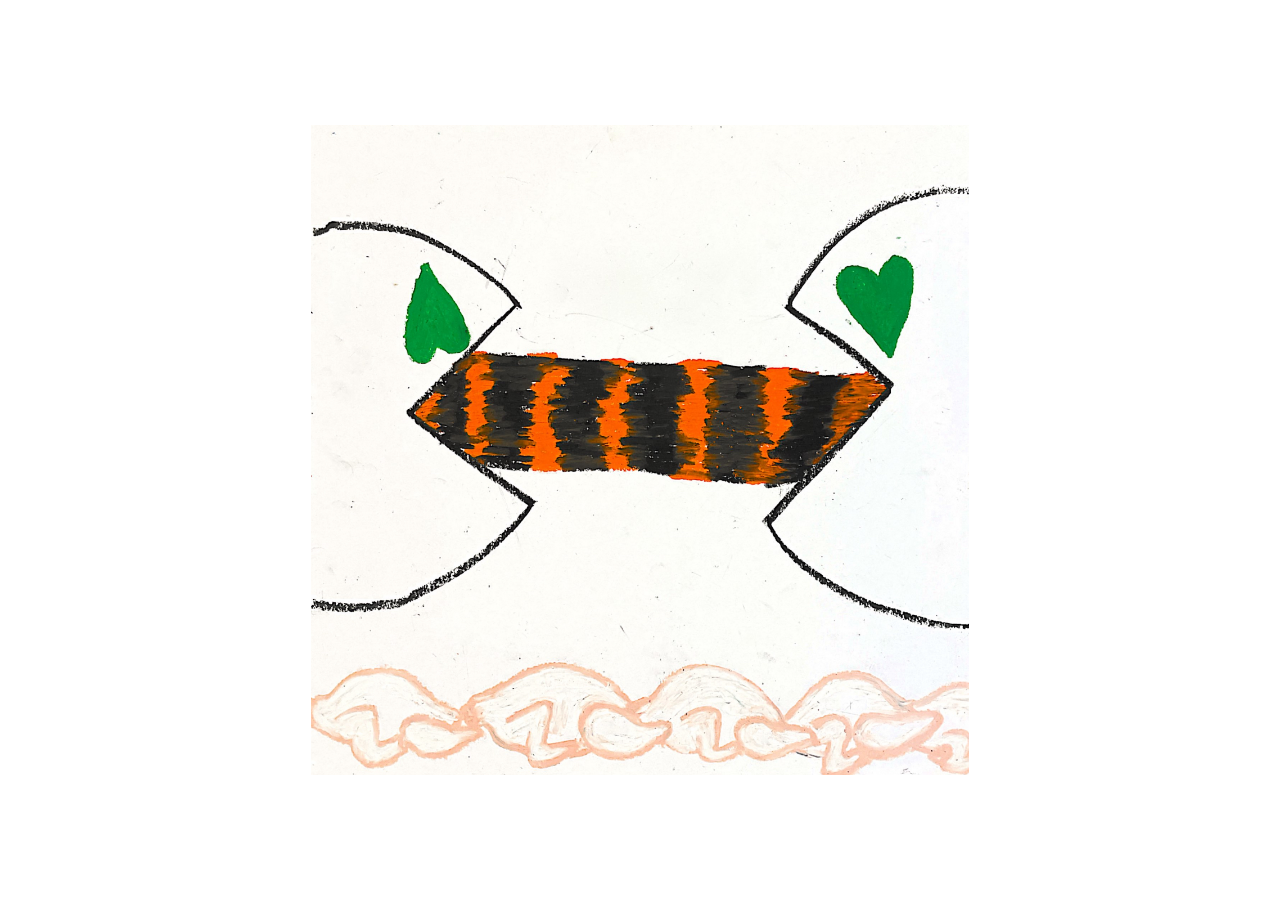
<file: but.html>
<!DOCTYPE html>
<html lang="en">
<head>
    <meta charset="UTF-8">
    <meta name="viewport" content="width=device-width, initial-scale=1.0">
    <title>Under Construction</title>
    <link rel="stylesheet" href="css/styles.css">
</head>
<body>
    <div class="container">
        <a href="untitled.html">
            <img src="images/but.jpg" alt="water">
        </a>
    </div>
</body>
</html>
</file>
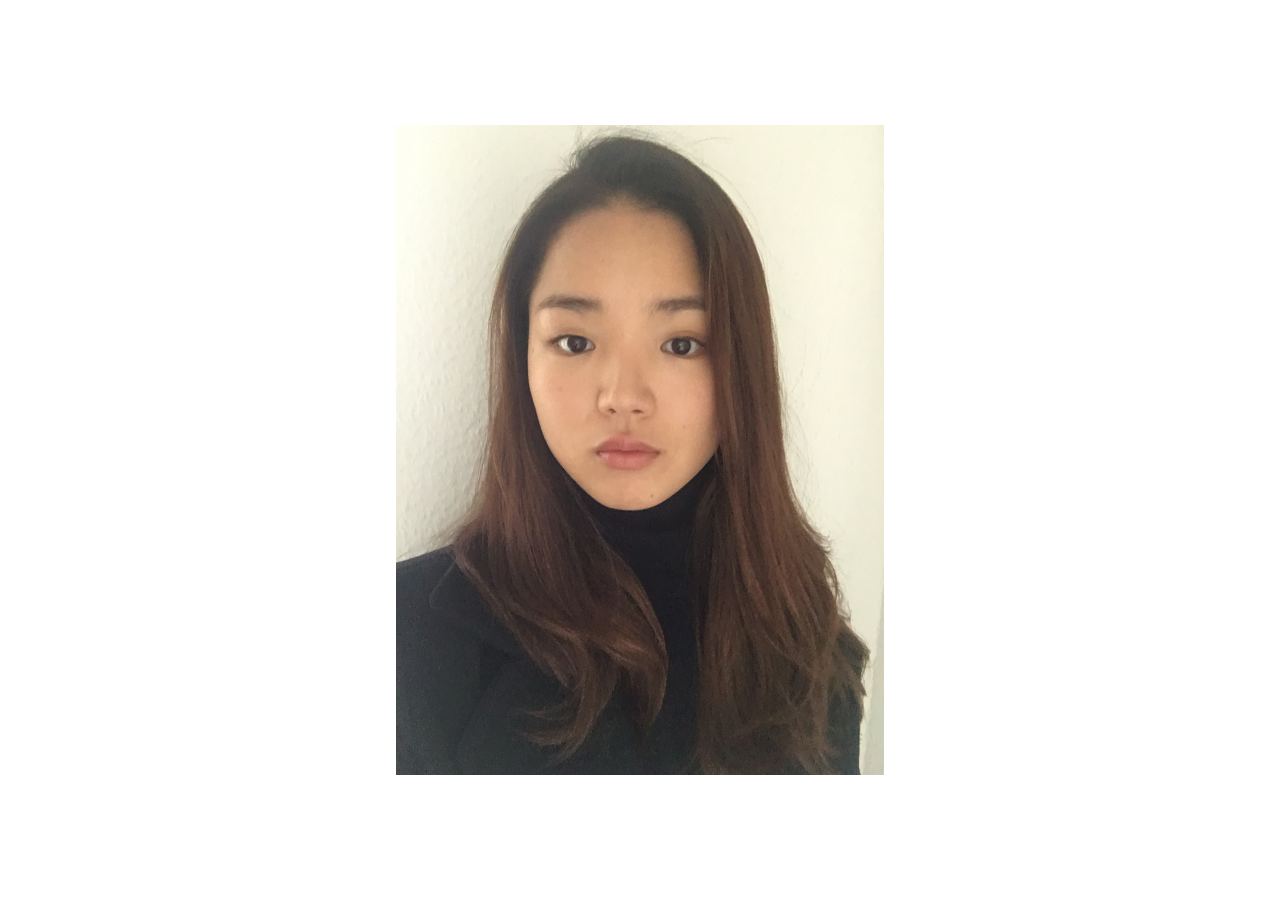
<file: sonnuri.html>
<!DOCTYPE html>
<html lang="en">
<head>
    <meta charset="UTF-8">
    <meta name="viewport" content="width=device-width, initial-scale=1.0">
    <title>Under Construction</title>
    <link rel="stylesheet" href="css/styles.css">
</head>
<body>
    <div class="container">
        <a href="thankyou.html">
            <img src="images/sonnuri.JPG" alt="sonnuri">
        </a>
    </div>
</body>
</html>
</file>
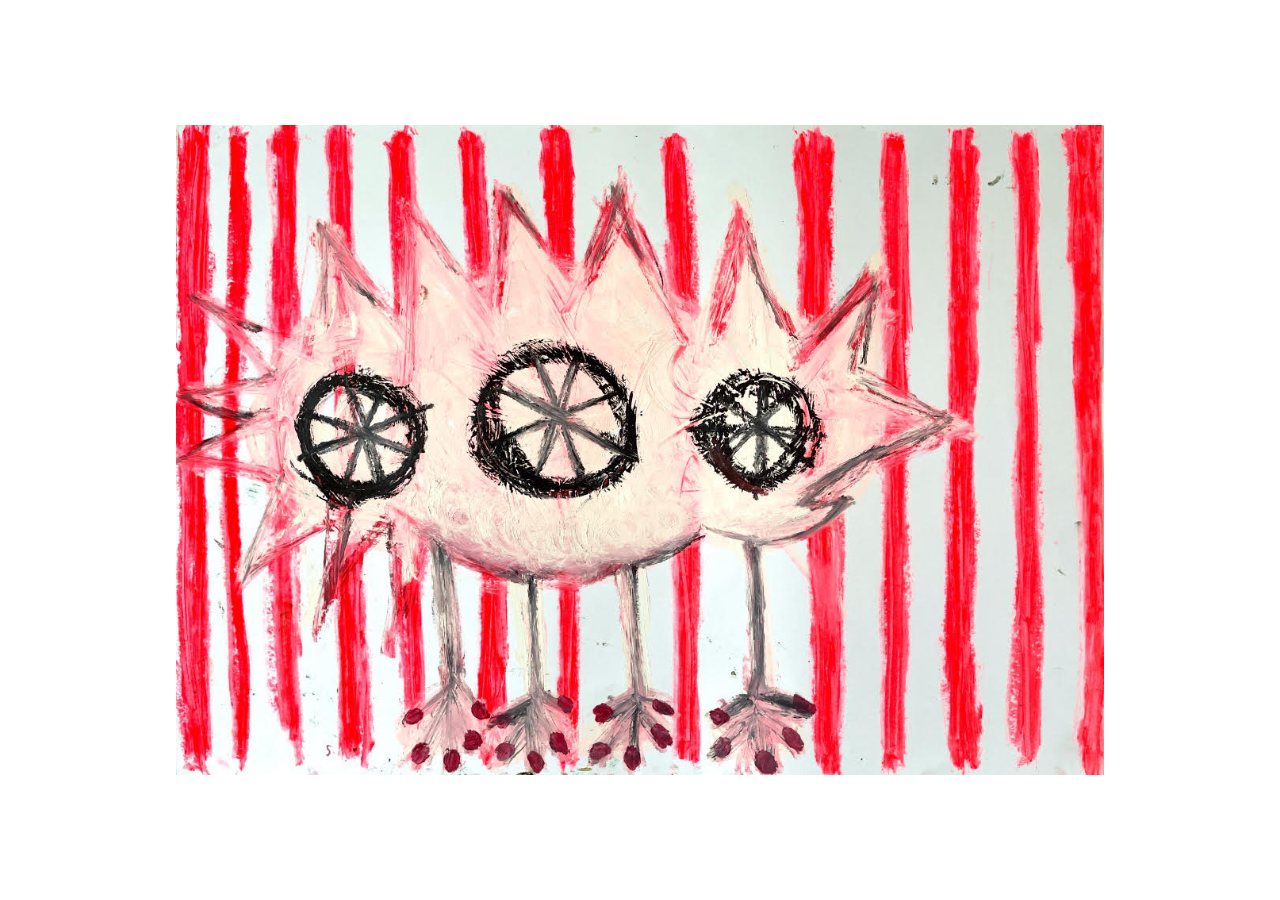
<file: untitled.html>
<!DOCTYPE html>
<html lang="en">
<head>
    <meta charset="UTF-8">
    <meta name="viewport" content="width=device-width, initial-scale=1.0">
    <title>Under Construction</title>
    <link rel="stylesheet" href="css/styles.css">
</head>
<body>
    <div class="container">
        <a href="water.html">
            <img src="images/untitled.jpg" alt="untitled">
        </a>
    </div>
</body>
</html>
</file>
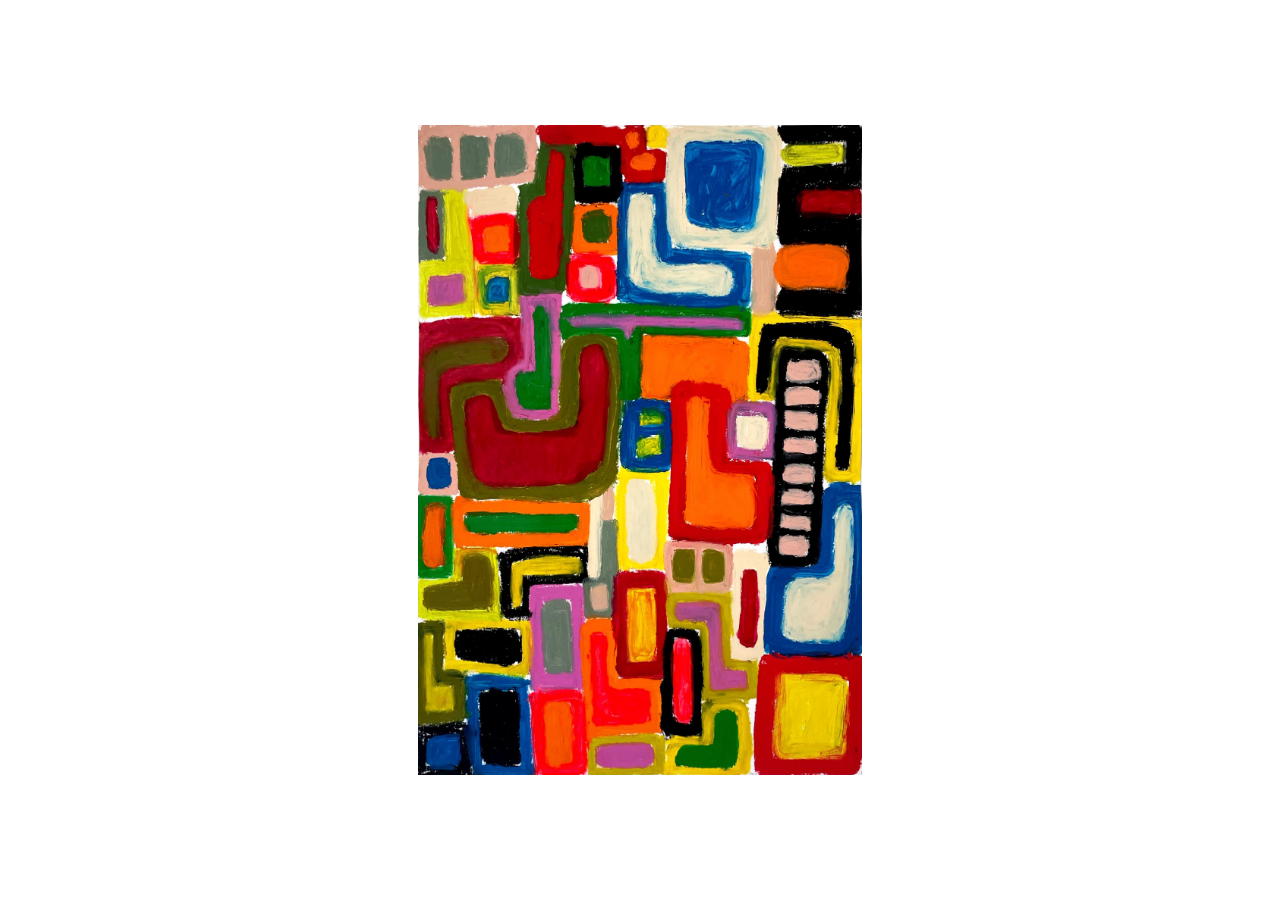
<file: untitled1.html>
<!DOCTYPE html>
<html lang="en">
<head>
    <meta charset="UTF-8">
    <meta name="viewport" content="width=device-width, initial-scale=1.0">
    <title>Under Construction</title>
    <link rel="stylesheet" href="css/styles.css">
</head>
<body>
    <div class="container">
        <a href="sonnuri.html">
            <img src="images/untitled1.jpg" alt="water">
        </a>
    </div>
</body>
</html>
</file>
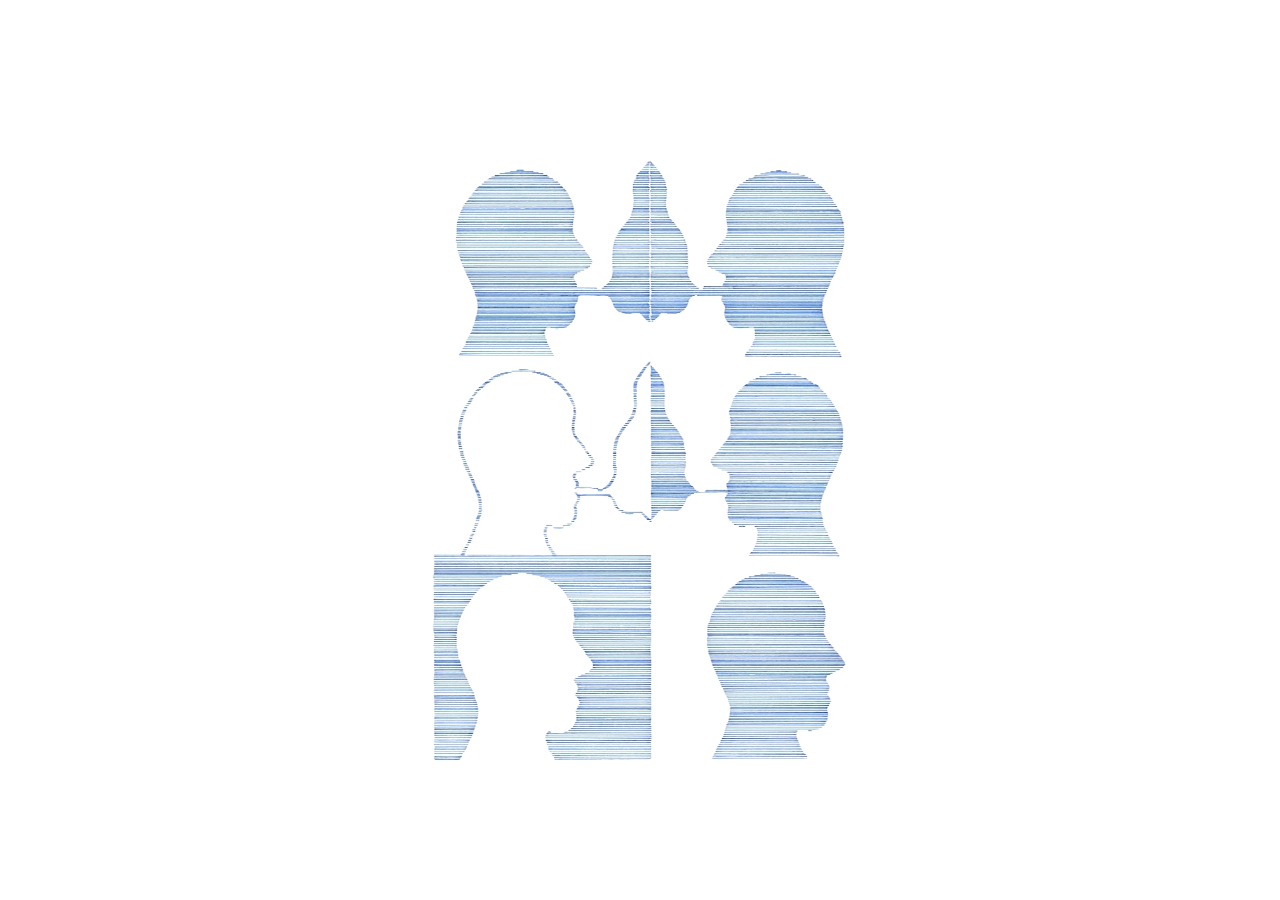
<file: water.html>
<!DOCTYPE html>
<html lang="en">
<head>
    <meta charset="UTF-8">
    <meta name="viewport" content="width=device-width, initial-scale=1.0">
    <title>Under Construction</title>
    <link rel="stylesheet" href="css/styles.css">
</head>
<body>
    <div class="container">
        <a href="untitled1.html">
            <img src="images/water.png" alt="water">
        </a>
    </div>
</body>
</html>
</file>
<file: css/styles.css>
body, html {
    height: 100%;
    margin: 0;
    overflow: hidden; 
}

.container {
    display: flex;
    justify-content: center;
    align-items: center;
    height: 100vh; 
}

img {
    width: 85%;
    height: auto;
    max-height: 85vh; 
    margin: auto;
    display: block; 
}

p {
    font-family: Arial, Helvetica, sans-serif;
}
</file>
